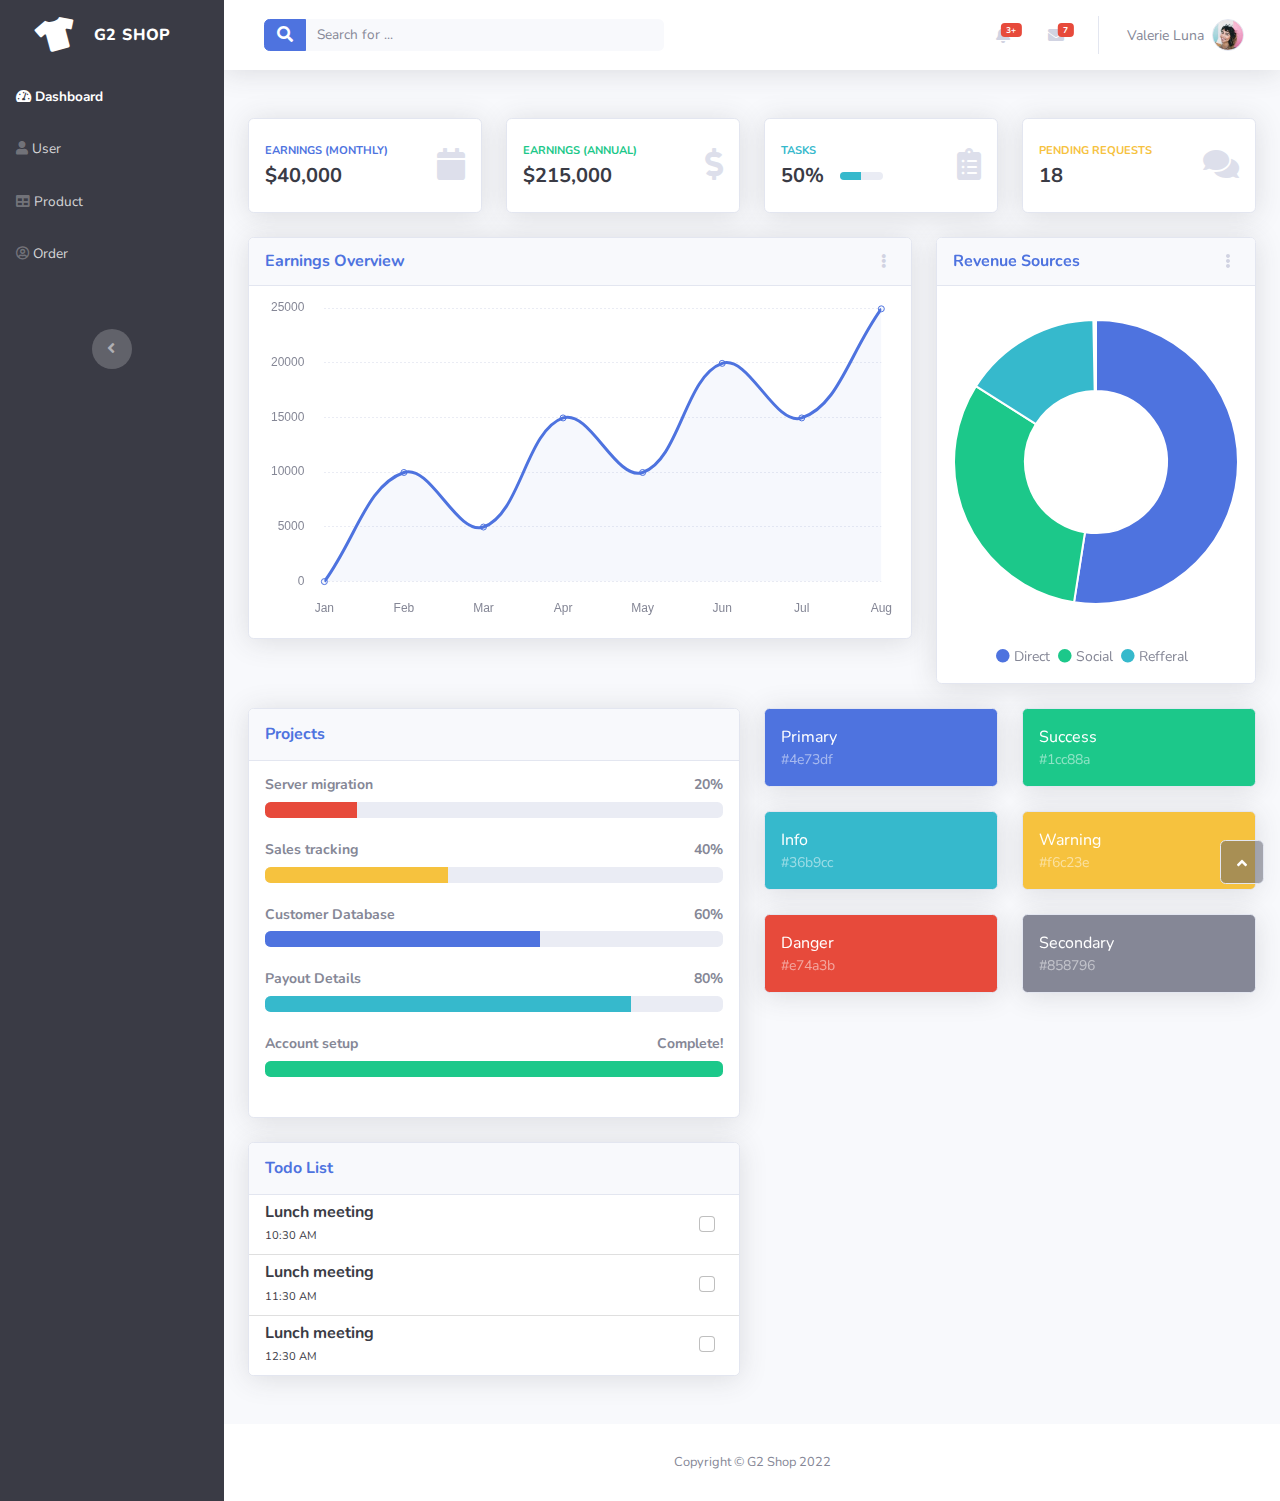
<file: Giàng a thành/index.html>
<!DOCTYPE html>
<html>

<head>
    <meta charset="utf-8">
    <meta name="viewport" content="width=device-width, initial-scale=1.0, shrink-to-fit=no">
    <title>Dashboard - G2 Shop</title>
    <link rel="stylesheet" href="assets/bootstrap/css/bootstrap.min.css">
    <link rel="stylesheet" href="https://fonts.googleapis.com/css?family=Nunito:200,200i,300,300i,400,400i,600,600i,700,700i,800,800i,900,900i">
    <link rel="stylesheet" href="assets/fonts/fontawesome-all.min.css">
    <link rel="stylesheet" href="assets/fonts/font-awesome.min.css">
    <link rel="stylesheet" href="assets/fonts/fontawesome5-overrides.min.css">
    <link rel="stylesheet" href="assets/css/Contact-Form-Clean.css">
    <link rel="stylesheet" href="assets/css/untitled.css">
</head>

<body id="page-top">
    <div id="wrapper">
        <nav class="navbar navbar-dark align-items-start sidebar sidebar-dark accordion bg-gradient-primary p-0" style="background: var(--bs-gray-900);">
            <div class="container-fluid d-flex flex-column p-0"><a class="navbar-brand d-flex justify-content-center align-items-center sidebar-brand m-0" href="#">
                    <div class="sidebar-brand-icon rotate-n-15"><i class="fas fa-tshirt"></i></div>
                    <div class="sidebar-brand-text mx-3"><span>G2 Shop</span></div>
                </a>
                <hr class="sidebar-divider my-0">
                <ul class="navbar-nav text-light" id="accordionSidebar">
                    <li class="nav-item"><a class="nav-link active" href="index.html"><i class="fas fa-tachometer-alt"></i><span>Dashboard</span></a></li>
                    <li class="nav-item"><a class="nav-link" href="profile.html"><i class="fas fa-user"></i><span>User</span></a></li>
                    <li class="nav-item"><a class="nav-link" href="table.html"><i class="fas fa-table"></i><span>Product</span></a></li>
                    <li class="nav-item"><a class="nav-link" href="blank-1.html"><i class="far fa-user-circle"></i><span>Order</span></a></li>
                    <li class="nav-item"><a class="nav-link" href="register.html"><span></span></a></li>
                </ul>
                <div class="text-center d-none d-md-inline"><button class="btn rounded-circle border-0" id="sidebarToggle" type="button"></button></div>
            </div>
        </nav>
        <div class="d-flex flex-column" id="content-wrapper">
            <div id="content">
                <nav class="navbar navbar-light navbar-expand bg-white shadow mb-4 topbar static-top">
                    <div class="container-fluid"><button class="btn btn-link d-md-none rounded-circle me-3" id="sidebarToggleTop-1" type="button"><i class="fas fa-bars"></i></button>
                        <form class="d-none d-sm-inline-block me-auto ms-md-3 my-2 my-md-0 mw-100 navbar-search">
                            <div class="input-group"><button class="btn btn-primary py-0" type="button"><i class="fas fa-search"></i></button><input class="bg-light form-control border-0 small" type="text" placeholder="Search for ..."></div>
                        </form>
                        <ul class="navbar-nav flex-nowrap ms-auto">
                            <li class="nav-item dropdown d-sm-none no-arrow"><a class="dropdown-toggle nav-link" aria-expanded="false" data-bs-toggle="dropdown" href="#"><i class="fas fa-search"></i></a>
                                <div class="dropdown-menu dropdown-menu-end p-3 animated--grow-in" aria-labelledby="searchDropdown">
                                    <form class="me-auto navbar-search w-100">
                                        <div class="input-group"><input class="bg-light form-control border-0 small" type="text" placeholder="Search for ...">
                                            <div class="input-group-append"><button class="btn btn-primary py-0" type="button"><i class="fas fa-search"></i></button></div>
                                        </div>
                                    </form>
                                </div>
                            </li>
                            <li class="nav-item dropdown no-arrow mx-1">
                                <div class="nav-item dropdown no-arrow"><a class="dropdown-toggle nav-link" aria-expanded="false" data-bs-toggle="dropdown" href="#"><span class="badge bg-danger badge-counter">3+</span><i class="fas fa-bell fa-fw"></i></a>
                                    <div class="dropdown-menu dropdown-menu-end dropdown-list animated--grow-in">
                                        <h6 class="dropdown-header">alerts center</h6><a class="dropdown-item d-flex align-items-center" href="#">
                                            <div class="me-3">
                                                <div class="bg-primary icon-circle"><i class="fas fa-file-alt text-white"></i></div>
                                            </div>
                                            <div><span class="small text-gray-500">December 12, 2019</span>
                                                <p>A new monthly report is ready to download!</p>
                                            </div>
                                        </a><a class="dropdown-item d-flex align-items-center" href="#">
                                            <div class="me-3">
                                                <div class="bg-success icon-circle"><i class="fas fa-donate text-white"></i></div>
                                            </div>
                                            <div><span class="small text-gray-500">December 7, 2019</span>
                                                <p>$290.29 has been deposited into your account!</p>
                                            </div>
                                        </a><a class="dropdown-item d-flex align-items-center" href="#">
                                            <div class="me-3">
                                                <div class="bg-warning icon-circle"><i class="fas fa-exclamation-triangle text-white"></i></div>
                                            </div>
                                            <div><span class="small text-gray-500">December 2, 2019</span>
                                                <p>Spending Alert: We've noticed unusually high spending for your account.</p>
                                            </div>
                                        </a><a class="dropdown-item text-center small text-gray-500" href="#">Show All Alerts</a>
                                    </div>
                                </div>
                            </li>
                            <li class="nav-item dropdown no-arrow mx-1">
                                <div class="nav-item dropdown no-arrow"><a class="dropdown-toggle nav-link" aria-expanded="false" data-bs-toggle="dropdown" href="#"><span class="badge bg-danger badge-counter">7</span><i class="fas fa-envelope fa-fw"></i></a>
                                    <div class="dropdown-menu dropdown-menu-end dropdown-list animated--grow-in">
                                        <h6 class="dropdown-header">alerts center</h6><a class="dropdown-item d-flex align-items-center" href="#">
                                            <div class="dropdown-list-image me-3"><img class="rounded-circle" src="assets/img/avatars/avatar4.jpeg">
                                                <div class="bg-success status-indicator"></div>
                                            </div>
                                            <div class="fw-bold">
                                                <div class="text-truncate"><span>Hi there! I am wondering if you can help me with a problem I've been having.</span></div>
                                                <p class="small text-gray-500 mb-0">Emily Fowler - 58m</p>
                                            </div>
                                        </a><a class="dropdown-item d-flex align-items-center" href="#">
                                            <div class="dropdown-list-image me-3"><img class="rounded-circle" src="assets/img/avatars/avatar2.jpeg">
                                                <div class="status-indicator"></div>
                                            </div>
                                            <div class="fw-bold">
                                                <div class="text-truncate"><span>I have the photos that you ordered last month!</span></div>
                                                <p class="small text-gray-500 mb-0">Jae Chun - 1d</p>
                                            </div>
                                        </a><a class="dropdown-item d-flex align-items-center" href="#">
                                            <div class="dropdown-list-image me-3"><img class="rounded-circle" src="assets/img/avatars/avatar3.jpeg">
                                                <div class="bg-warning status-indicator"></div>
                                            </div>
                                            <div class="fw-bold">
                                                <div class="text-truncate"><span>Last month's report looks great, I am very happy with the progress so far, keep up the good work!</span></div>
                                                <p class="small text-gray-500 mb-0">Morgan Alvarez - 2d</p>
                                            </div>
                                        </a><a class="dropdown-item d-flex align-items-center" href="#">
                                            <div class="dropdown-list-image me-3"><img class="rounded-circle" src="assets/img/avatars/avatar5.jpeg">
                                                <div class="bg-success status-indicator"></div>
                                            </div>
                                            <div class="fw-bold">
                                                <div class="text-truncate"><span>Am I a good boy? The reason I ask is because someone told me that people say this to all dogs, even if they aren't good...</span></div>
                                                <p class="small text-gray-500 mb-0">Chicken the Dog · 2w</p>
                                            </div>
                                        </a><a class="dropdown-item text-center small text-gray-500" href="#">Show All Alerts</a>
                                    </div>
                                </div>
                                <div class="shadow dropdown-list dropdown-menu dropdown-menu-end" aria-labelledby="alertsDropdown"></div>
                            </li>
                            <div class="d-none d-sm-block topbar-divider"></div>
                            <li class="nav-item dropdown no-arrow">
                                <div class="nav-item dropdown no-arrow"><a class="dropdown-toggle nav-link" aria-expanded="false" data-bs-toggle="dropdown" href="#"><span class="d-none d-lg-inline me-2 text-gray-600 small">Valerie Luna</span><img class="border rounded-circle img-profile" src="assets/img/avatars/avatar1.jpeg"></a>
                                    <div class="dropdown-menu shadow dropdown-menu-end animated--grow-in"><a class="dropdown-item" href="#"><i class="fas fa-user fa-sm fa-fw me-2 text-gray-400"></i>&nbsp;Profile</a><a class="dropdown-item" href="#"><i class="fas fa-cogs fa-sm fa-fw me-2 text-gray-400"></i>&nbsp;Settings</a><a class="dropdown-item" href="#"><i class="fas fa-list fa-sm fa-fw me-2 text-gray-400"></i>&nbsp;Activity log</a>
                                        <div class="dropdown-divider"></div><a class="dropdown-item" href="#"><i class="fas fa-sign-out-alt fa-sm fa-fw me-2 text-gray-400"></i>&nbsp;Logout</a>
                                    </div>
                                </div>
                            </li>
                        </ul>
                    </div>
                </nav>
                <div class="container-fluid">
                    <div class="d-sm-flex justify-content-between align-items-center mb-4">
                        <h1 class="text-center text-dark mb-0"></h1>
                    </div>
                    <div class="row">
                        <div class="col-md-6 col-xl-3 mb-4">
                            <div class="card shadow border-start-primary py-2">
                                <div class="card-body">
                                    <div class="row align-items-center no-gutters">
                                        <div class="col me-2">
                                            <div class="text-uppercase text-primary fw-bold text-xs mb-1"><span>Earnings (monthly)</span></div>
                                            <div class="text-dark fw-bold h5 mb-0"><span>$40,000</span></div>
                                        </div>
                                        <div class="col-auto"><i class="fas fa-calendar fa-2x text-gray-300"></i></div>
                                    </div>
                                </div>
                            </div>
                        </div>
                        <div class="col-md-6 col-xl-3 mb-4">
                            <div class="card shadow border-start-success py-2">
                                <div class="card-body">
                                    <div class="row align-items-center no-gutters">
                                        <div class="col me-2">
                                            <div class="text-uppercase text-success fw-bold text-xs mb-1"><span>Earnings (annual)</span></div>
                                            <div class="text-dark fw-bold h5 mb-0"><span>$215,000</span></div>
                                        </div>
                                        <div class="col-auto"><i class="fas fa-dollar-sign fa-2x text-gray-300"></i></div>
                                    </div>
                                </div>
                            </div>
                        </div>
                        <div class="col-md-6 col-xl-3 mb-4">
                            <div class="card shadow border-start-info py-2">
                                <div class="card-body">
                                    <div class="row align-items-center no-gutters">
                                        <div class="col me-2">
                                            <div class="text-uppercase text-info fw-bold text-xs mb-1"><span>Tasks</span></div>
                                            <div class="row g-0 align-items-center">
                                                <div class="col-auto">
                                                    <div class="text-dark fw-bold h5 mb-0 me-3"><span>50%</span></div>
                                                </div>
                                                <div class="col">
                                                    <div class="progress progress-sm">
                                                        <div class="progress-bar bg-info" aria-valuenow="50" aria-valuemin="0" aria-valuemax="100" style="width: 50%;"><span class="visually-hidden">50%</span></div>
                                                    </div>
                                                </div>
                                                <div class="col"></div>
                                            </div>
                                        </div>
                                        <div class="col-auto"><i class="fas fa-clipboard-list fa-2x text-gray-300"></i></div>
                                    </div>
                                </div>
                            </div>
                        </div>
                        <div class="col-md-6 col-xl-3 mb-4">
                            <div class="card shadow border-start-warning py-2">
                                <div class="card-body">
                                    <div class="row align-items-center no-gutters">
                                        <div class="col me-2">
                                            <div class="text-uppercase text-warning fw-bold text-xs mb-1"><span>Pending Requests</span></div>
                                            <div class="text-dark fw-bold h5 mb-0"><span>18</span></div>
                                        </div>
                                        <div class="col-auto"><i class="fas fa-comments fa-2x text-gray-300"></i></div>
                                    </div>
                                </div>
                            </div>
                        </div>
                    </div>
                    <div class="row">
                        <div class="col-lg-7 col-xl-8">
                            <div class="card shadow mb-4">
                                <div class="card-header d-flex justify-content-between align-items-center">
                                    <h6 class="text-primary fw-bold m-0">Earnings Overview</h6>
                                    <div class="dropdown no-arrow"><button class="btn btn-link btn-sm dropdown-toggle" aria-expanded="false" data-bs-toggle="dropdown" type="button"><i class="fas fa-ellipsis-v text-gray-400"></i></button>
                                        <div class="dropdown-menu shadow dropdown-menu-end animated--fade-in">
                                            <p class="text-center dropdown-header">dropdown header:</p><a class="dropdown-item" href="#">&nbsp;Action</a><a class="dropdown-item" href="#">&nbsp;Another action</a>
                                            <div class="dropdown-divider"></div><a class="dropdown-item" href="#">&nbsp;Something else here</a>
                                        </div>
                                    </div>
                                </div>
                                <div class="card-body">
                                    <div class="chart-area"><canvas data-bss-chart="{&quot;type&quot;:&quot;line&quot;,&quot;data&quot;:{&quot;labels&quot;:[&quot;Jan&quot;,&quot;Feb&quot;,&quot;Mar&quot;,&quot;Apr&quot;,&quot;May&quot;,&quot;Jun&quot;,&quot;Jul&quot;,&quot;Aug&quot;],&quot;datasets&quot;:[{&quot;label&quot;:&quot;Earnings&quot;,&quot;fill&quot;:true,&quot;data&quot;:[&quot;0&quot;,&quot;10000&quot;,&quot;5000&quot;,&quot;15000&quot;,&quot;10000&quot;,&quot;20000&quot;,&quot;15000&quot;,&quot;25000&quot;],&quot;backgroundColor&quot;:&quot;rgba(78, 115, 223, 0.05)&quot;,&quot;borderColor&quot;:&quot;rgba(78, 115, 223, 1)&quot;}]},&quot;options&quot;:{&quot;maintainAspectRatio&quot;:false,&quot;legend&quot;:{&quot;display&quot;:false,&quot;labels&quot;:{&quot;fontStyle&quot;:&quot;normal&quot;}},&quot;title&quot;:{&quot;fontStyle&quot;:&quot;normal&quot;},&quot;scales&quot;:{&quot;xAxes&quot;:[{&quot;gridLines&quot;:{&quot;color&quot;:&quot;rgb(234, 236, 244)&quot;,&quot;zeroLineColor&quot;:&quot;rgb(234, 236, 244)&quot;,&quot;drawBorder&quot;:false,&quot;drawTicks&quot;:false,&quot;borderDash&quot;:[&quot;2&quot;],&quot;zeroLineBorderDash&quot;:[&quot;2&quot;],&quot;drawOnChartArea&quot;:false},&quot;ticks&quot;:{&quot;fontColor&quot;:&quot;#858796&quot;,&quot;fontStyle&quot;:&quot;normal&quot;,&quot;padding&quot;:20}}],&quot;yAxes&quot;:[{&quot;gridLines&quot;:{&quot;color&quot;:&quot;rgb(234, 236, 244)&quot;,&quot;zeroLineColor&quot;:&quot;rgb(234, 236, 244)&quot;,&quot;drawBorder&quot;:false,&quot;drawTicks&quot;:false,&quot;borderDash&quot;:[&quot;2&quot;],&quot;zeroLineBorderDash&quot;:[&quot;2&quot;]},&quot;ticks&quot;:{&quot;fontColor&quot;:&quot;#858796&quot;,&quot;fontStyle&quot;:&quot;normal&quot;,&quot;padding&quot;:20}}]}}}"></canvas></div>
                                </div>
                            </div>
                        </div>
                        <div class="col-lg-5 col-xl-4">
                            <div class="card shadow mb-4">
                                <div class="card-header d-flex justify-content-between align-items-center">
                                    <h6 class="text-primary fw-bold m-0">Revenue Sources</h6>
                                    <div class="dropdown no-arrow"><button class="btn btn-link btn-sm dropdown-toggle" aria-expanded="false" data-bs-toggle="dropdown" type="button"><i class="fas fa-ellipsis-v text-gray-400"></i></button>
                                        <div class="dropdown-menu shadow dropdown-menu-end animated--fade-in">
                                            <p class="text-center dropdown-header">dropdown header:</p><a class="dropdown-item" href="#">&nbsp;Action</a><a class="dropdown-item" href="#">&nbsp;Another action</a>
                                            <div class="dropdown-divider"></div><a class="dropdown-item" href="#">&nbsp;Something else here</a>
                                        </div>
                                    </div>
                                </div>
                                <div class="card-body">
                                    <div class="chart-area"><canvas data-bss-chart="{&quot;type&quot;:&quot;doughnut&quot;,&quot;data&quot;:{&quot;labels&quot;:[&quot;Direct&quot;,&quot;Social&quot;,&quot;Referral&quot;],&quot;datasets&quot;:[{&quot;label&quot;:&quot;&quot;,&quot;backgroundColor&quot;:[&quot;#4e73df&quot;,&quot;#1cc88a&quot;,&quot;#36b9cc&quot;],&quot;borderColor&quot;:[&quot;#ffffff&quot;,&quot;#ffffff&quot;,&quot;#ffffff&quot;],&quot;data&quot;:[&quot;50&quot;,&quot;30&quot;,&quot;15&quot;]}]},&quot;options&quot;:{&quot;maintainAspectRatio&quot;:false,&quot;legend&quot;:{&quot;display&quot;:false,&quot;labels&quot;:{&quot;fontStyle&quot;:&quot;normal&quot;}},&quot;title&quot;:{&quot;fontStyle&quot;:&quot;normal&quot;}}}"></canvas></div>
                                    <div class="text-center small mt-4"><span class="me-2"><i class="fas fa-circle text-primary"></i>&nbsp;Direct</span><span class="me-2"><i class="fas fa-circle text-success"></i>&nbsp;Social</span><span class="me-2"><i class="fas fa-circle text-info"></i>&nbsp;Refferal</span></div>
                                </div>
                            </div>
                        </div>
                    </div>
                    <div class="row">
                        <div class="col-lg-6 mb-4">
                            <div class="card shadow mb-4">
                                <div class="card-header py-3">
                                    <h6 class="text-primary fw-bold m-0">Projects</h6>
                                </div>
                                <div class="card-body">
                                    <h4 class="small fw-bold">Server migration<span class="float-end">20%</span></h4>
                                    <div class="progress mb-4">
                                        <div class="progress-bar bg-danger" aria-valuenow="20" aria-valuemin="0" aria-valuemax="100" style="width: 20%;"><span class="visually-hidden">20%</span></div>
                                    </div>
                                    <h4 class="small fw-bold">Sales tracking<span class="float-end">40%</span></h4>
                                    <div class="progress mb-4">
                                        <div class="progress-bar bg-warning" aria-valuenow="40" aria-valuemin="0" aria-valuemax="100" style="width: 40%;"><span class="visually-hidden">40%</span></div>
                                    </div>
                                    <h4 class="small fw-bold">Customer Database<span class="float-end">60%</span></h4>
                                    <div class="progress mb-4">
                                        <div class="progress-bar bg-primary" aria-valuenow="60" aria-valuemin="0" aria-valuemax="100" style="width: 60%;"><span class="visually-hidden">60%</span></div>
                                    </div>
                                    <h4 class="small fw-bold">Payout Details<span class="float-end">80%</span></h4>
                                    <div class="progress mb-4">
                                        <div class="progress-bar bg-info" aria-valuenow="80" aria-valuemin="0" aria-valuemax="100" style="width: 80%;"><span class="visually-hidden">80%</span></div>
                                    </div>
                                    <h4 class="small fw-bold">Account setup<span class="float-end">Complete!</span></h4>
                                    <div class="progress mb-4">
                                        <div class="progress-bar bg-success" aria-valuenow="100" aria-valuemin="0" aria-valuemax="100" style="width: 100%;"><span class="visually-hidden">100%</span></div>
                                    </div>
                                </div>
                            </div>
                            <div class="card shadow mb-4">
                                <div class="card-header py-3">
                                    <h6 class="text-primary fw-bold m-0">Todo List</h6>
                                </div>
                                <ul class="list-group list-group-flush">
                                    <li class="list-group-item">
                                        <div class="row align-items-center no-gutters">
                                            <div class="col me-2">
                                                <h6 class="mb-0"><strong>Lunch meeting</strong></h6><span class="text-xs">10:30 AM</span>
                                            </div>
                                            <div class="col-auto">
                                                <div class="form-check"><input class="form-check-input" type="checkbox" id="formCheck-1"><label class="form-check-label" for="formCheck-1"></label></div>
                                            </div>
                                        </div>
                                    </li>
                                    <li class="list-group-item">
                                        <div class="row align-items-center no-gutters">
                                            <div class="col me-2">
                                                <h6 class="mb-0"><strong>Lunch meeting</strong></h6><span class="text-xs">11:30 AM</span>
                                            </div>
                                            <div class="col-auto">
                                                <div class="form-check"><input class="form-check-input" type="checkbox" id="formCheck-2"><label class="form-check-label" for="formCheck-2"></label></div>
                                            </div>
                                        </div>
                                    </li>
                                    <li class="list-group-item">
                                        <div class="row align-items-center no-gutters">
                                            <div class="col me-2">
                                                <h6 class="mb-0"><strong>Lunch meeting</strong></h6><span class="text-xs">12:30 AM</span>
                                            </div>
                                            <div class="col-auto">
                                                <div class="form-check"><input class="form-check-input" type="checkbox" id="formCheck-3"><label class="form-check-label" for="formCheck-3"></label></div>
                                            </div>
                                        </div>
                                    </li>
                                </ul>
                            </div>
                        </div>
                        <div class="col">
                            <div class="row">
                                <div class="col-lg-6 mb-4">
                                    <div class="card textwhite bg-primary text-white shadow">
                                        <div class="card-body">
                                            <p class="m-0">Primary</p>
                                            <p class="text-white-50 small m-0">#4e73df</p>
                                        </div>
                                    </div>
                                </div>
                                <div class="col-lg-6 mb-4">
                                    <div class="card textwhite bg-success text-white shadow">
                                        <div class="card-body">
                                            <p class="m-0">Success</p>
                                            <p class="text-white-50 small m-0">#1cc88a</p>
                                        </div>
                                    </div>
                                </div>
                                <div class="col-lg-6 mb-4">
                                    <div class="card textwhite bg-info text-white shadow">
                                        <div class="card-body">
                                            <p class="m-0">Info</p>
                                            <p class="text-white-50 small m-0">#36b9cc</p>
                                        </div>
                                    </div>
                                </div>
                                <div class="col-lg-6 mb-4">
                                    <div class="card textwhite bg-warning text-white shadow">
                                        <div class="card-body">
                                            <p class="m-0">Warning</p>
                                            <p class="text-white-50 small m-0">#f6c23e</p>
                                        </div>
                                    </div>
                                </div>
                                <div class="col-lg-6 mb-4">
                                    <div class="card textwhite bg-danger text-white shadow">
                                        <div class="card-body">
                                            <p class="m-0">Danger</p>
                                            <p class="text-white-50 small m-0">#e74a3b</p>
                                        </div>
                                    </div>
                                </div>
                                <div class="col-lg-6 mb-4">
                                    <div class="card textwhite bg-secondary text-white shadow">
                                        <div class="card-body">
                                            <p class="m-0">Secondary</p>
                                            <p class="text-white-50 small m-0">#858796</p>
                                        </div>
                                    </div>
                                </div>
                            </div>
                        </div>
                    </div>
                </div>
            </div>
            <footer class="bg-white sticky-footer">
                <div class="container my-auto">
                    <div class="text-center my-auto copyright"><span>Copyright © G2 Shop 2022</span></div>
                </div>
            </footer>
        </div><a class="border rounded d-inline scroll-to-top" href="#page-top"><i class="fas fa-angle-up"></i></a>
    </div>
    <script src="assets/bootstrap/js/bootstrap.min.js"></script>
    <script src="assets/js/chart.min.js"></script>
    <script src="assets/js/bs-init.js"></script>
    <script src="assets/js/theme.js"></script>
</body>

</html>
</file>
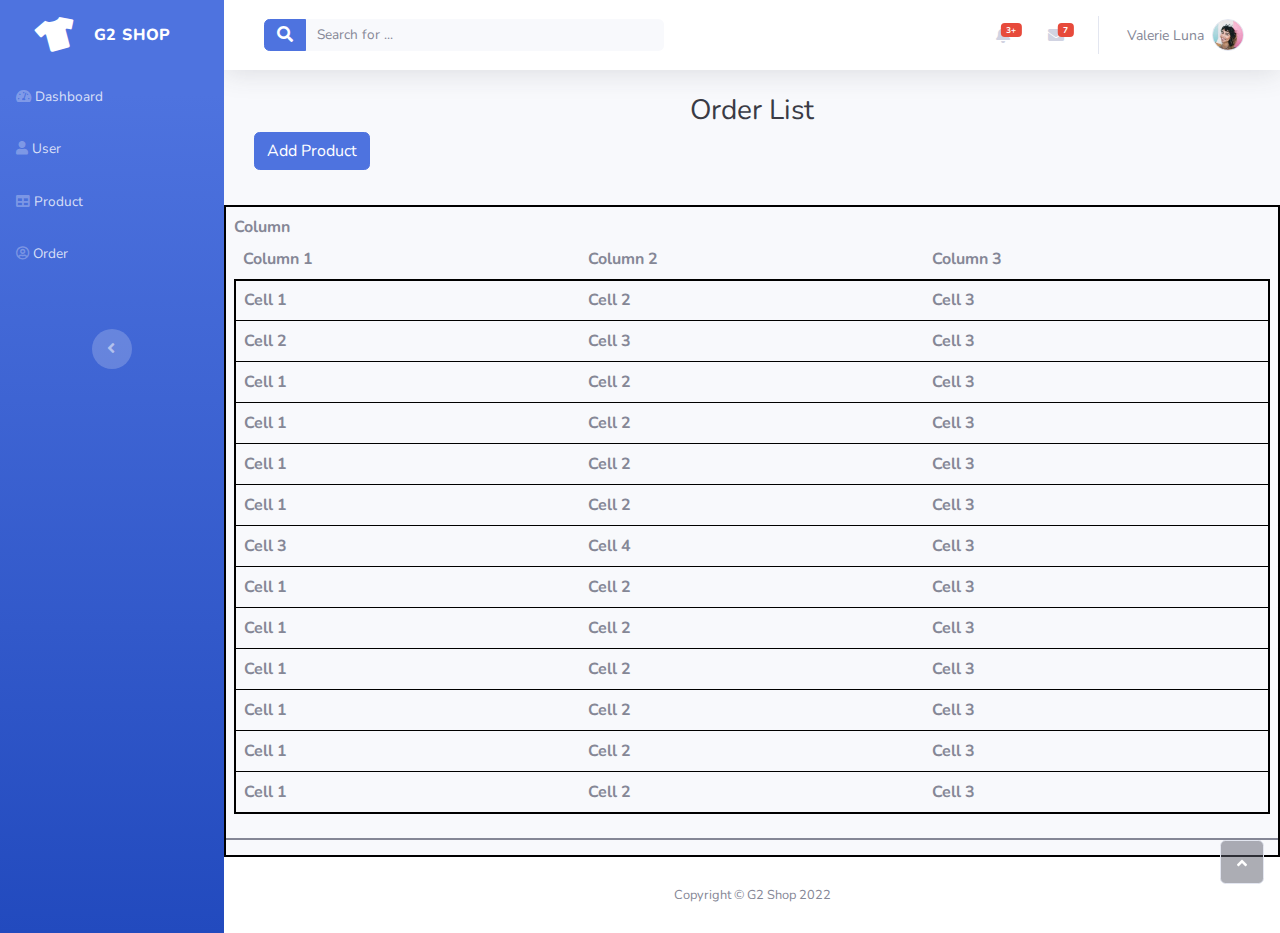
<file: Giàng a thành/blank-1.html>
<!DOCTYPE html>
<html>

<head>
    <meta charset="utf-8">
    <meta name="viewport" content="width=device-width, initial-scale=1.0, shrink-to-fit=no">
    <title>Blank Page - G2 Shop</title>
    <link rel="stylesheet" href="assets/bootstrap/css/bootstrap.min.css">
    <link rel="stylesheet" href="https://fonts.googleapis.com/css?family=Nunito:200,200i,300,300i,400,400i,600,600i,700,700i,800,800i,900,900i">
    <link rel="stylesheet" href="assets/fonts/fontawesome-all.min.css">
    <link rel="stylesheet" href="assets/fonts/font-awesome.min.css">
    <link rel="stylesheet" href="assets/fonts/fontawesome5-overrides.min.css">
    <link rel="stylesheet" href="assets/css/Contact-Form-Clean.css">
    <link rel="stylesheet" href="assets/css/untitled.css">
</head>

<body id="page-top">
    <div id="wrapper">
        <nav class="navbar navbar-dark align-items-start sidebar sidebar-dark accordion bg-gradient-primary p-0">
            <div class="container-fluid d-flex flex-column p-0"><a class="navbar-brand d-flex justify-content-center align-items-center sidebar-brand m-0" href="#">
                    <div class="sidebar-brand-icon rotate-n-15"><i class="fas fa-tshirt"></i></div>
                    <div class="sidebar-brand-text mx-3"><span>G2 Shop</span></div>
                </a>
                <hr class="sidebar-divider my-0">
                <ul class="navbar-nav text-light" id="accordionSidebar">
                    <li class="nav-item"><a class="nav-link" href="index.html"><i class="fas fa-tachometer-alt"></i><span>Dashboard</span></a></li>
                    <li class="nav-item"><a class="nav-link" href="profile.html"><i class="fas fa-user"></i><span>User</span></a></li>
                    <li class="nav-item"><a class="nav-link" href="table.html"><i class="fas fa-table"></i><span>Product</span></a></li>
                    <li class="nav-item"><a class="nav-link" href="blank.html"><i class="far fa-user-circle"></i><span>Order</span></a></li>
                    <li class="nav-item"><a class="nav-link" href="register.html"><span></span></a></li>
                </ul>
                <div class="text-center d-none d-md-inline"><button class="btn rounded-circle border-0" id="sidebarToggle" type="button"></button></div>
            </div>
        </nav>
        <div class="d-flex flex-column" id="content-wrapper">
            <div id="content">
                <nav class="navbar navbar-light navbar-expand bg-white shadow mb-4 topbar static-top">
                    <div class="container-fluid"><button class="btn btn-link d-md-none rounded-circle me-3" id="sidebarToggleTop-1" type="button"><i class="fas fa-bars"></i></button>
                        <form class="d-none d-sm-inline-block me-auto ms-md-3 my-2 my-md-0 mw-100 navbar-search">
                            <div class="input-group"><button class="btn btn-primary py-0" type="button"><i class="fas fa-search"></i></button><input class="bg-light form-control border-0 small" type="text" placeholder="Search for ..."></div>
                        </form>
                        <ul class="navbar-nav flex-nowrap ms-auto">
                            <li class="nav-item dropdown d-sm-none no-arrow"><a class="dropdown-toggle nav-link" aria-expanded="false" data-bs-toggle="dropdown" href="#"><i class="fas fa-search"></i></a>
                                <div class="dropdown-menu dropdown-menu-end p-3 animated--grow-in" aria-labelledby="searchDropdown">
                                    <form class="me-auto navbar-search w-100">
                                        <div class="input-group"><input class="bg-light form-control border-0 small" type="text" placeholder="Search for ...">
                                            <div class="input-group-append"><button class="btn btn-primary py-0" type="button"><i class="fas fa-search"></i></button></div>
                                        </div>
                                    </form>
                                </div>
                            </li>
                            <li class="nav-item dropdown no-arrow mx-1">
                                <div class="nav-item dropdown no-arrow"><a class="dropdown-toggle nav-link" aria-expanded="false" data-bs-toggle="dropdown" href="#"><span class="badge bg-danger badge-counter">3+</span><i class="fas fa-bell fa-fw"></i></a>
                                    <div class="dropdown-menu dropdown-menu-end dropdown-list animated--grow-in">
                                        <h6 class="dropdown-header">alerts center</h6><a class="dropdown-item d-flex align-items-center" href="#">
                                            <div class="me-3">
                                                <div class="bg-primary icon-circle"><i class="fas fa-file-alt text-white"></i></div>
                                            </div>
                                            <div><span class="small text-gray-500">December 12, 2019</span>
                                                <p>A new monthly report is ready to download!</p>
                                            </div>
                                        </a><a class="dropdown-item d-flex align-items-center" href="#">
                                            <div class="me-3">
                                                <div class="bg-success icon-circle"><i class="fas fa-donate text-white"></i></div>
                                            </div>
                                            <div><span class="small text-gray-500">December 7, 2019</span>
                                                <p>$290.29 has been deposited into your account!</p>
                                            </div>
                                        </a><a class="dropdown-item d-flex align-items-center" href="#">
                                            <div class="me-3">
                                                <div class="bg-warning icon-circle"><i class="fas fa-exclamation-triangle text-white"></i></div>
                                            </div>
                                            <div><span class="small text-gray-500">December 2, 2019</span>
                                                <p>Spending Alert: We've noticed unusually high spending for your account.</p>
                                            </div>
                                        </a><a class="dropdown-item text-center small text-gray-500" href="#">Show All Alerts</a>
                                    </div>
                                </div>
                            </li>
                            <li class="nav-item dropdown no-arrow mx-1">
                                <div class="nav-item dropdown no-arrow"><a class="dropdown-toggle nav-link" aria-expanded="false" data-bs-toggle="dropdown" href="#"><span class="badge bg-danger badge-counter">7</span><i class="fas fa-envelope fa-fw"></i></a>
                                    <div class="dropdown-menu dropdown-menu-end dropdown-list animated--grow-in">
                                        <h6 class="dropdown-header">alerts center</h6><a class="dropdown-item d-flex align-items-center" href="#">
                                            <div class="dropdown-list-image me-3"><img class="rounded-circle" src="assets/img/avatars/avatar4.jpeg">
                                                <div class="bg-success status-indicator"></div>
                                            </div>
                                            <div class="fw-bold">
                                                <div class="text-truncate"><span>Hi there! I am wondering if you can help me with a problem I've been having.</span></div>
                                                <p class="small text-gray-500 mb-0">Emily Fowler - 58m</p>
                                            </div>
                                        </a><a class="dropdown-item d-flex align-items-center" href="#">
                                            <div class="dropdown-list-image me-3"><img class="rounded-circle" src="assets/img/avatars/avatar2.jpeg">
                                                <div class="status-indicator"></div>
                                            </div>
                                            <div class="fw-bold">
                                                <div class="text-truncate"><span>I have the photos that you ordered last month!</span></div>
                                                <p class="small text-gray-500 mb-0">Jae Chun - 1d</p>
                                            </div>
                                        </a><a class="dropdown-item d-flex align-items-center" href="#">
                                            <div class="dropdown-list-image me-3"><img class="rounded-circle" src="assets/img/avatars/avatar3.jpeg">
                                                <div class="bg-warning status-indicator"></div>
                                            </div>
                                            <div class="fw-bold">
                                                <div class="text-truncate"><span>Last month's report looks great, I am very happy with the progress so far, keep up the good work!</span></div>
                                                <p class="small text-gray-500 mb-0">Morgan Alvarez - 2d</p>
                                            </div>
                                        </a><a class="dropdown-item d-flex align-items-center" href="#">
                                            <div class="dropdown-list-image me-3"><img class="rounded-circle" src="assets/img/avatars/avatar5.jpeg">
                                                <div class="bg-success status-indicator"></div>
                                            </div>
                                            <div class="fw-bold">
                                                <div class="text-truncate"><span>Am I a good boy? The reason I ask is because someone told me that people say this to all dogs, even if they aren't good...</span></div>
                                                <p class="small text-gray-500 mb-0">Chicken the Dog · 2w</p>
                                            </div>
                                        </a><a class="dropdown-item text-center small text-gray-500" href="#">Show All Alerts</a>
                                    </div>
                                </div>
                                <div class="shadow dropdown-list dropdown-menu dropdown-menu-end" aria-labelledby="alertsDropdown"></div>
                            </li>
                            <div class="d-none d-sm-block topbar-divider"></div>
                            <li class="nav-item dropdown no-arrow">
                                <div class="nav-item dropdown no-arrow"><a class="dropdown-toggle nav-link" aria-expanded="false" data-bs-toggle="dropdown" href="#"><span class="d-none d-lg-inline me-2 text-gray-600 small">Valerie Luna</span><img class="border rounded-circle img-profile" src="assets/img/avatars/avatar1.jpeg"></a>
                                    <div class="dropdown-menu shadow dropdown-menu-end animated--grow-in"><a class="dropdown-item" href="#"><i class="fas fa-user fa-sm fa-fw me-2 text-gray-400"></i>&nbsp;Profile</a><a class="dropdown-item" href="#"><i class="fas fa-cogs fa-sm fa-fw me-2 text-gray-400"></i>&nbsp;Settings</a><a class="dropdown-item" href="#"><i class="fas fa-list fa-sm fa-fw me-2 text-gray-400"></i>&nbsp;Activity log</a>
                                        <div class="dropdown-divider"></div><a class="dropdown-item" href="#"><i class="fas fa-sign-out-alt fa-sm fa-fw me-2 text-gray-400"></i>&nbsp;Logout</a>
                                    </div>
                                </div>
                            </li>
                        </ul>
                    </div>
                </nav>
                <div class="container-fluid">
                    <h3 class="text-dark mb-1" style="margin-bottom: 100px;">Order List</h3>
                </div><button class="btn btn-primary" type="button" style="margin-left: 30px;">Add Product</button>
                <div class="table-responsive" style="border: solid 2px black;margin-top: 35px;">
                    <table class="table">
                        <thead>
                            <tr>
                                <th style="margin-top: -120px;">Column<div class="table-responsive">
                                        <table class="table">
                                            <thead>
                                                <tr>
                                                    <th>Column 1</th>
                                                    <th>Column 2</th>
                                                    <th>Column 3</th>
                                                </tr>
                                            </thead>
                                            <tbody style="border: solid 2px black;">
                                                <tr></tr>
                                                <tr>
                                                    <th>Cell 1</th>
                                                    <th>Cell 2</th>
                                                    <th>Cell 3</th>
                                                </tr>
                                                <tr>
                                                    <th>Cell 2</th>
                                                    <th>Cell 3</th>
                                                    <th>Cell 3</th>
                                                </tr>
                                                <tr>
                                                    <th>Cell 1</th>
                                                    <th>Cell 2</th>
                                                    <th>Cell 3</th>
                                                </tr>
                                                <tr>
                                                    <th>Cell 1</th>
                                                    <th>Cell 2</th>
                                                    <th>Cell 3</th>
                                                </tr>
                                                <tr>
                                                    <th>Cell 1</th>
                                                    <th>Cell 2</th>
                                                    <th>Cell 3</th>
                                                </tr>
                                                <tr>
                                                    <th>Cell 1</th>
                                                    <th>Cell 2</th>
                                                    <th>Cell 3</th>
                                                </tr>
                                                <tr>
                                                    <th>Cell 3</th>
                                                    <th>Cell 4</th>
                                                    <th>Cell 3</th>
                                                </tr>
                                                <tr>
                                                    <th>Cell 1</th>
                                                    <th>Cell 2</th>
                                                    <th>Cell 3</th>
                                                </tr>
                                                <tr>
                                                    <th>Cell 1</th>
                                                    <th>Cell 2</th>
                                                    <th>Cell 3</th>
                                                </tr>
                                                <tr>
                                                    <th>Cell 1</th>
                                                    <th>Cell 2</th>
                                                    <th>Cell 3</th>
                                                </tr>
                                                <tr>
                                                    <th>Cell 1</th>
                                                    <th>Cell 2</th>
                                                    <th>Cell 3</th>
                                                </tr>
                                                <tr>
                                                    <th>Cell 1</th>
                                                    <th>Cell 2</th>
                                                    <th>Cell 3</th>
                                                </tr>
                                                <tr>
                                                    <th>Cell 1</th>
                                                    <th>Cell 2</th>
                                                    <th>Cell 3</th>
                                                </tr>
                                            </tbody>
                                        </table>
                                    </div>
                                </th>
                            </tr>
                        </thead>
                        <tbody>
                            <tr></tr>
                            <tr></tr>
                        </tbody>
                    </table>
                </div>
            </div>
            <footer class="bg-white sticky-footer">
                <div class="container my-auto">
                    <div class="text-center my-auto copyright"><span>Copyright © G2 Shop 2022</span></div>
                </div>
            </footer>
        </div><a class="border rounded d-inline scroll-to-top" href="#page-top"><i class="fas fa-angle-up"></i></a>
    </div>
    <script src="assets/bootstrap/js/bootstrap.min.js"></script>
    <script src="assets/js/bs-init.js"></script>
    <script src="assets/js/theme.js"></script>
</body>

</html>
</file>
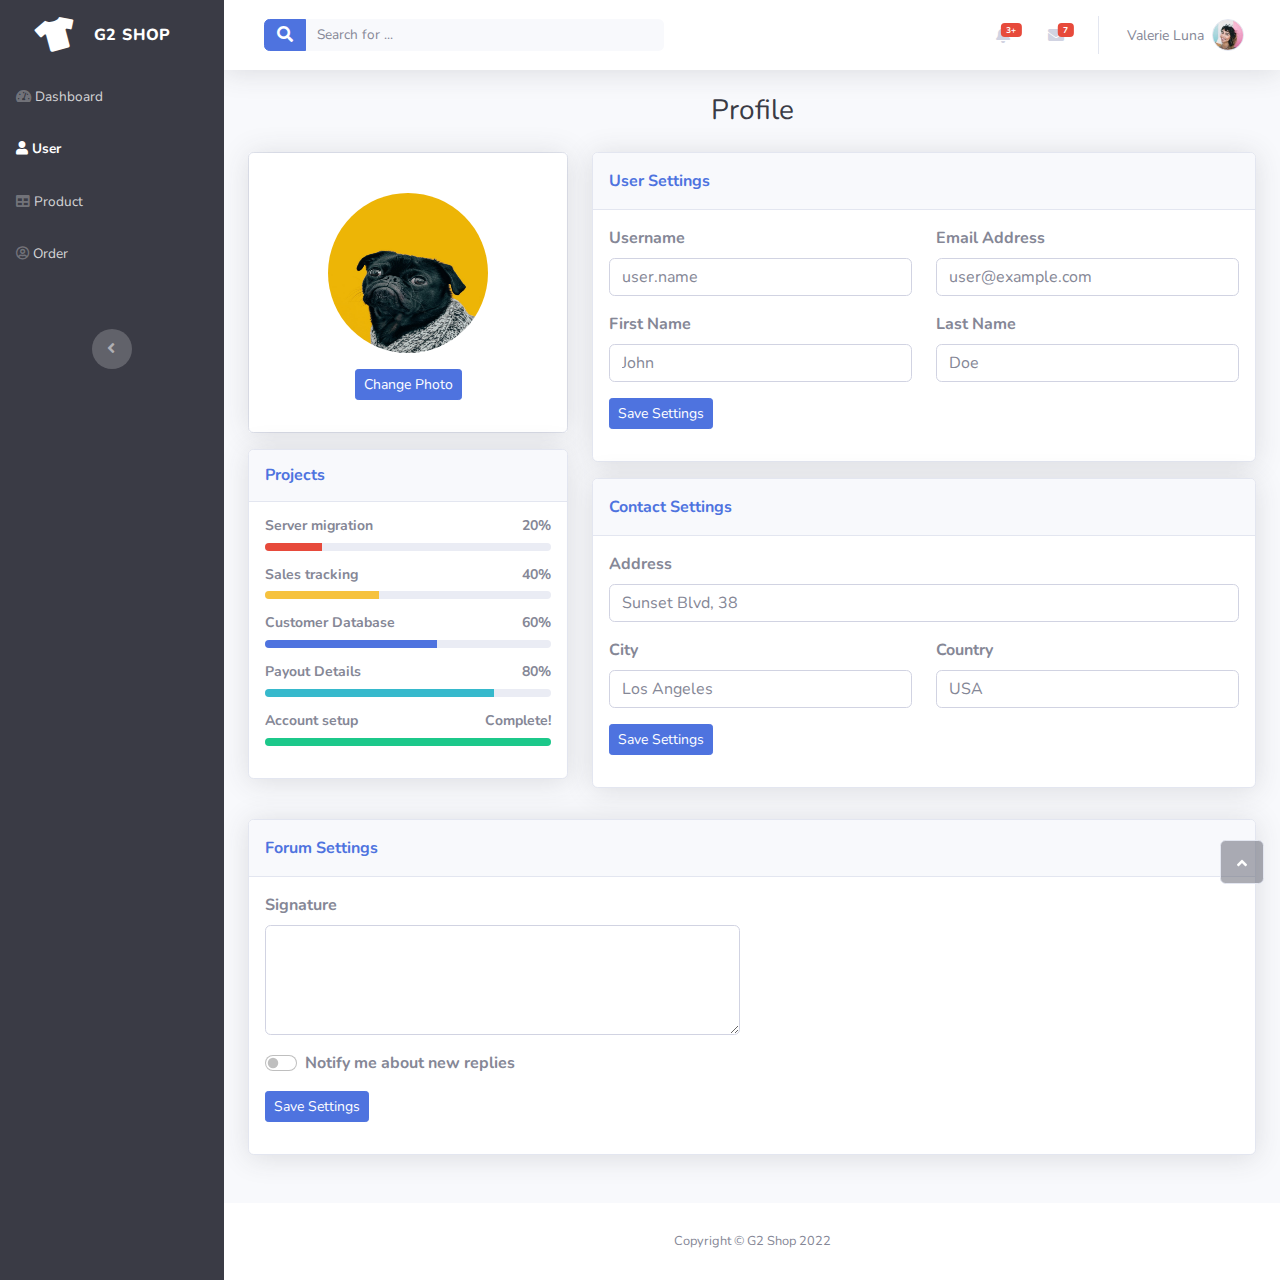
<file: Giàng a thành/profile.html>
<!DOCTYPE html>
<html>

<head>
    <meta charset="utf-8">
    <meta name="viewport" content="width=device-width, initial-scale=1.0, shrink-to-fit=no">
    <title>Profile - G2 Shop</title>
    <link rel="stylesheet" href="assets/bootstrap/css/bootstrap.min.css">
    <link rel="stylesheet" href="https://fonts.googleapis.com/css?family=Nunito:200,200i,300,300i,400,400i,600,600i,700,700i,800,800i,900,900i">
    <link rel="stylesheet" href="assets/fonts/fontawesome-all.min.css">
    <link rel="stylesheet" href="assets/fonts/font-awesome.min.css">
    <link rel="stylesheet" href="assets/fonts/fontawesome5-overrides.min.css">
    <link rel="stylesheet" href="assets/css/Contact-Form-Clean.css">
    <link rel="stylesheet" href="assets/css/untitled.css">
</head>

<body id="page-top">
    <div id="wrapper">
        <nav class="navbar navbar-dark align-items-start sidebar sidebar-dark accordion bg-gradient-primary p-0" style="background: var(--bs-gray-900);">
            <div class="container-fluid d-flex flex-column p-0"><a class="navbar-brand d-flex justify-content-center align-items-center sidebar-brand m-0" href="#">
                    <div class="sidebar-brand-icon rotate-n-15"><i class="fas fa-tshirt"></i></div>
                    <div class="sidebar-brand-text mx-3"><span>G2 Shop</span></div>
                </a>
                <hr class="sidebar-divider my-0">
                <ul class="navbar-nav text-light" id="accordionSidebar">
                    <li class="nav-item"><a class="nav-link" href="index.html"><i class="fas fa-tachometer-alt"></i><span>Dashboard</span></a></li>
                    <li class="nav-item"><a class="nav-link active" href="profile.html"><i class="fas fa-user"></i><span>User</span></a></li>
                    <li class="nav-item"><a class="nav-link" href="table.html"><i class="fas fa-table"></i><span>Product</span></a></li>
                    <li class="nav-item"><a class="nav-link" href="blank-1.html"><i class="far fa-user-circle"></i><span>Order</span></a></li>
                    <li class="nav-item"><a class="nav-link" href="register.html"><span></span></a></li>
                </ul>
                <div class="text-center d-none d-md-inline"><button class="btn rounded-circle border-0" id="sidebarToggle" type="button"></button></div>
            </div>
        </nav>
        <div class="d-flex flex-column" id="content-wrapper">
            <div id="content">
                <nav class="navbar navbar-light navbar-expand bg-white shadow mb-4 topbar static-top">
                    <div class="container-fluid"><button class="btn btn-link d-md-none rounded-circle me-3" id="sidebarToggleTop-1" type="button"><i class="fas fa-bars"></i></button>
                        <form class="d-none d-sm-inline-block me-auto ms-md-3 my-2 my-md-0 mw-100 navbar-search">
                            <div class="input-group"><button class="btn btn-primary py-0" type="button"><i class="fas fa-search"></i></button><input class="bg-light form-control border-0 small" type="text" placeholder="Search for ..."></div>
                        </form>
                        <ul class="navbar-nav flex-nowrap ms-auto">
                            <li class="nav-item dropdown d-sm-none no-arrow"><a class="dropdown-toggle nav-link" aria-expanded="false" data-bs-toggle="dropdown" href="#"><i class="fas fa-search"></i></a>
                                <div class="dropdown-menu dropdown-menu-end p-3 animated--grow-in" aria-labelledby="searchDropdown">
                                    <form class="me-auto navbar-search w-100">
                                        <div class="input-group"><input class="bg-light form-control border-0 small" type="text" placeholder="Search for ...">
                                            <div class="input-group-append"><button class="btn btn-primary py-0" type="button"><i class="fas fa-search"></i></button></div>
                                        </div>
                                    </form>
                                </div>
                            </li>
                            <li class="nav-item dropdown no-arrow mx-1">
                                <div class="nav-item dropdown no-arrow"><a class="dropdown-toggle nav-link" aria-expanded="false" data-bs-toggle="dropdown" href="#"><span class="badge bg-danger badge-counter">3+</span><i class="fas fa-bell fa-fw"></i></a>
                                    <div class="dropdown-menu dropdown-menu-end dropdown-list animated--grow-in">
                                        <h6 class="dropdown-header">alerts center</h6><a class="dropdown-item d-flex align-items-center" href="#">
                                            <div class="me-3">
                                                <div class="bg-primary icon-circle"><i class="fas fa-file-alt text-white"></i></div>
                                            </div>
                                            <div><span class="small text-gray-500">December 12, 2019</span>
                                                <p>A new monthly report is ready to download!</p>
                                            </div>
                                        </a><a class="dropdown-item d-flex align-items-center" href="#">
                                            <div class="me-3">
                                                <div class="bg-success icon-circle"><i class="fas fa-donate text-white"></i></div>
                                            </div>
                                            <div><span class="small text-gray-500">December 7, 2019</span>
                                                <p>$290.29 has been deposited into your account!</p>
                                            </div>
                                        </a><a class="dropdown-item d-flex align-items-center" href="#">
                                            <div class="me-3">
                                                <div class="bg-warning icon-circle"><i class="fas fa-exclamation-triangle text-white"></i></div>
                                            </div>
                                            <div><span class="small text-gray-500">December 2, 2019</span>
                                                <p>Spending Alert: We've noticed unusually high spending for your account.</p>
                                            </div>
                                        </a><a class="dropdown-item text-center small text-gray-500" href="#">Show All Alerts</a>
                                    </div>
                                </div>
                            </li>
                            <li class="nav-item dropdown no-arrow mx-1">
                                <div class="nav-item dropdown no-arrow"><a class="dropdown-toggle nav-link" aria-expanded="false" data-bs-toggle="dropdown" href="#"><span class="badge bg-danger badge-counter">7</span><i class="fas fa-envelope fa-fw"></i></a>
                                    <div class="dropdown-menu dropdown-menu-end dropdown-list animated--grow-in">
                                        <h6 class="dropdown-header">alerts center</h6><a class="dropdown-item d-flex align-items-center" href="#">
                                            <div class="dropdown-list-image me-3"><img class="rounded-circle" src="assets/img/avatars/avatar4.jpeg">
                                                <div class="bg-success status-indicator"></div>
                                            </div>
                                            <div class="fw-bold">
                                                <div class="text-truncate"><span>Hi there! I am wondering if you can help me with a problem I've been having.</span></div>
                                                <p class="small text-gray-500 mb-0">Emily Fowler - 58m</p>
                                            </div>
                                        </a><a class="dropdown-item d-flex align-items-center" href="#">
                                            <div class="dropdown-list-image me-3"><img class="rounded-circle" src="assets/img/avatars/avatar2.jpeg">
                                                <div class="status-indicator"></div>
                                            </div>
                                            <div class="fw-bold">
                                                <div class="text-truncate"><span>I have the photos that you ordered last month!</span></div>
                                                <p class="small text-gray-500 mb-0">Jae Chun - 1d</p>
                                            </div>
                                        </a><a class="dropdown-item d-flex align-items-center" href="#">
                                            <div class="dropdown-list-image me-3"><img class="rounded-circle" src="assets/img/avatars/avatar3.jpeg">
                                                <div class="bg-warning status-indicator"></div>
                                            </div>
                                            <div class="fw-bold">
                                                <div class="text-truncate"><span>Last month's report looks great, I am very happy with the progress so far, keep up the good work!</span></div>
                                                <p class="small text-gray-500 mb-0">Morgan Alvarez - 2d</p>
                                            </div>
                                        </a><a class="dropdown-item d-flex align-items-center" href="#">
                                            <div class="dropdown-list-image me-3"><img class="rounded-circle" src="assets/img/avatars/avatar5.jpeg">
                                                <div class="bg-success status-indicator"></div>
                                            </div>
                                            <div class="fw-bold">
                                                <div class="text-truncate"><span>Am I a good boy? The reason I ask is because someone told me that people say this to all dogs, even if they aren't good...</span></div>
                                                <p class="small text-gray-500 mb-0">Chicken the Dog · 2w</p>
                                            </div>
                                        </a><a class="dropdown-item text-center small text-gray-500" href="#">Show All Alerts</a>
                                    </div>
                                </div>
                                <div class="shadow dropdown-list dropdown-menu dropdown-menu-end" aria-labelledby="alertsDropdown"></div>
                            </li>
                            <div class="d-none d-sm-block topbar-divider"></div>
                            <li class="nav-item dropdown no-arrow">
                                <div class="nav-item dropdown no-arrow"><a class="dropdown-toggle nav-link" aria-expanded="false" data-bs-toggle="dropdown" href="#"><span class="d-none d-lg-inline me-2 text-gray-600 small">Valerie Luna</span><img class="border rounded-circle img-profile" src="assets/img/avatars/avatar1.jpeg"></a>
                                    <div class="dropdown-menu shadow dropdown-menu-end animated--grow-in"><a class="dropdown-item" href="#"><i class="fas fa-user fa-sm fa-fw me-2 text-gray-400"></i>&nbsp;Profile</a><a class="dropdown-item" href="#"><i class="fas fa-cogs fa-sm fa-fw me-2 text-gray-400"></i>&nbsp;Settings</a><a class="dropdown-item" href="#"><i class="fas fa-list fa-sm fa-fw me-2 text-gray-400"></i>&nbsp;Activity log</a>
                                        <div class="dropdown-divider"></div><a class="dropdown-item" href="#"><i class="fas fa-sign-out-alt fa-sm fa-fw me-2 text-gray-400"></i>&nbsp;Logout</a>
                                    </div>
                                </div>
                            </li>
                        </ul>
                    </div>
                </nav>
                <div class="container-fluid">
                    <h3 class="text-dark mb-4">Profile</h3>
                    <div class="row mb-3">
                        <div class="col-lg-4">
                            <div class="card mb-3">
                                <div class="card-body text-center shadow"><img class="rounded-circle mb-3 mt-4" src="assets/img/dogs/image2.jpeg" width="160" height="160">
                                    <div class="mb-3"><button class="btn btn-primary btn-sm" type="button">Change Photo</button></div>
                                </div>
                            </div>
                            <div class="card shadow mb-4">
                                <div class="card-header py-3">
                                    <h6 class="text-primary fw-bold m-0">Projects</h6>
                                </div>
                                <div class="card-body">
                                    <h4 class="small fw-bold">Server migration<span class="float-end">20%</span></h4>
                                    <div class="progress progress-sm mb-3">
                                        <div class="progress-bar bg-danger" aria-valuenow="20" aria-valuemin="0" aria-valuemax="100" style="width: 20%;"><span class="visually-hidden">20%</span></div>
                                    </div>
                                    <h4 class="small fw-bold">Sales tracking<span class="float-end">40%</span></h4>
                                    <div class="progress progress-sm mb-3">
                                        <div class="progress-bar bg-warning" aria-valuenow="40" aria-valuemin="0" aria-valuemax="100" style="width: 40%;"><span class="visually-hidden">40%</span></div>
                                    </div>
                                    <h4 class="small fw-bold">Customer Database<span class="float-end">60%</span></h4>
                                    <div class="progress progress-sm mb-3">
                                        <div class="progress-bar bg-primary" aria-valuenow="60" aria-valuemin="0" aria-valuemax="100" style="width: 60%;"><span class="visually-hidden">60%</span></div>
                                    </div>
                                    <h4 class="small fw-bold">Payout Details<span class="float-end">80%</span></h4>
                                    <div class="progress progress-sm mb-3">
                                        <div class="progress-bar bg-info" aria-valuenow="80" aria-valuemin="0" aria-valuemax="100" style="width: 80%;"><span class="visually-hidden">80%</span></div>
                                    </div>
                                    <h4 class="small fw-bold">Account setup<span class="float-end">Complete!</span></h4>
                                    <div class="progress progress-sm mb-3">
                                        <div class="progress-bar bg-success" aria-valuenow="100" aria-valuemin="0" aria-valuemax="100" style="width: 100%;"><span class="visually-hidden">100%</span></div>
                                    </div>
                                </div>
                            </div>
                        </div>
                        <div class="col-lg-8">
                            <div class="row mb-3 d-none">
                                <div class="col">
                                    <div class="card textwhite bg-primary text-white shadow">
                                        <div class="card-body">
                                            <div class="row mb-2">
                                                <div class="col">
                                                    <p class="m-0">Peformance</p>
                                                    <p class="m-0"><strong>65.2%</strong></p>
                                                </div>
                                                <div class="col-auto"><i class="fas fa-rocket fa-2x"></i></div>
                                            </div>
                                            <p class="text-white-50 small m-0"><i class="fas fa-arrow-up"></i>&nbsp;5% since last month</p>
                                        </div>
                                    </div>
                                </div>
                                <div class="col">
                                    <div class="card textwhite bg-success text-white shadow">
                                        <div class="card-body">
                                            <div class="row mb-2">
                                                <div class="col">
                                                    <p class="m-0">Peformance</p>
                                                    <p class="m-0"><strong>65.2%</strong></p>
                                                </div>
                                                <div class="col-auto"><i class="fas fa-rocket fa-2x"></i></div>
                                            </div>
                                            <p class="text-white-50 small m-0"><i class="fas fa-arrow-up"></i>&nbsp;5% since last month</p>
                                        </div>
                                    </div>
                                </div>
                            </div>
                            <div class="row">
                                <div class="col">
                                    <div class="card shadow mb-3">
                                        <div class="card-header py-3">
                                            <p class="text-primary m-0 fw-bold">User Settings</p>
                                        </div>
                                        <div class="card-body">
                                            <form>
                                                <div class="row">
                                                    <div class="col">
                                                        <div class="mb-3"><label class="form-label" for="username"><strong>Username</strong></label><input class="form-control" type="text" id="username" placeholder="user.name" name="username"></div>
                                                    </div>
                                                    <div class="col">
                                                        <div class="mb-3"><label class="form-label" for="email"><strong>Email Address</strong></label><input class="form-control" type="email" id="email" placeholder="user@example.com" name="email"></div>
                                                    </div>
                                                </div>
                                                <div class="row">
                                                    <div class="col">
                                                        <div class="mb-3"><label class="form-label" for="first_name"><strong>First Name</strong></label><input class="form-control" type="text" id="first_name" placeholder="John" name="first_name"></div>
                                                    </div>
                                                    <div class="col">
                                                        <div class="mb-3"><label class="form-label" for="last_name"><strong>Last Name</strong></label><input class="form-control" type="text" id="last_name" placeholder="Doe" name="last_name"></div>
                                                    </div>
                                                </div>
                                                <div class="mb-3"><button class="btn btn-primary btn-sm" type="submit">Save Settings</button></div>
                                            </form>
                                        </div>
                                    </div>
                                    <div class="card shadow">
                                        <div class="card-header py-3">
                                            <p class="text-primary m-0 fw-bold">Contact Settings</p>
                                        </div>
                                        <div class="card-body">
                                            <form>
                                                <div class="mb-3"><label class="form-label" for="address"><strong>Address</strong></label><input class="form-control" type="text" id="address" placeholder="Sunset Blvd, 38" name="address"></div>
                                                <div class="row">
                                                    <div class="col">
                                                        <div class="mb-3"><label class="form-label" for="city"><strong>City</strong></label><input class="form-control" type="text" id="city" placeholder="Los Angeles" name="city"></div>
                                                    </div>
                                                    <div class="col">
                                                        <div class="mb-3"><label class="form-label" for="country"><strong>Country</strong></label><input class="form-control" type="text" id="country" placeholder="USA" name="country"></div>
                                                    </div>
                                                </div>
                                                <div class="mb-3"><button class="btn btn-primary btn-sm" type="submit">Save&nbsp;Settings</button></div>
                                            </form>
                                        </div>
                                    </div>
                                </div>
                            </div>
                        </div>
                    </div>
                    <div class="card shadow mb-5">
                        <div class="card-header py-3">
                            <p class="text-primary m-0 fw-bold">Forum Settings</p>
                        </div>
                        <div class="card-body">
                            <div class="row">
                                <div class="col-md-6">
                                    <form>
                                        <div class="mb-3"><label class="form-label" for="signature"><strong>Signature</strong><br></label><textarea class="form-control" id="signature" rows="4" name="signature"></textarea></div>
                                        <div class="mb-3">
                                            <div class="form-check form-switch"><input class="form-check-input" type="checkbox" id="formCheck-1"><label class="form-check-label" for="formCheck-1"><strong>Notify me about new replies</strong></label></div>
                                        </div>
                                        <div class="mb-3"><button class="btn btn-primary btn-sm" type="submit">Save Settings</button></div>
                                    </form>
                                </div>
                            </div>
                        </div>
                    </div>
                </div>
            </div>
            <footer class="bg-white sticky-footer">
                <div class="container my-auto">
                    <div class="text-center my-auto copyright"><span>Copyright © G2 Shop 2022</span></div>
                </div>
            </footer>
        </div><a class="border rounded d-inline scroll-to-top" href="#page-top"><i class="fas fa-angle-up"></i></a>
    </div>
    <script src="assets/bootstrap/js/bootstrap.min.js"></script>
    <script src="assets/js/bs-init.js"></script>
    <script src="assets/js/theme.js"></script>
</body>

</html>
</file>
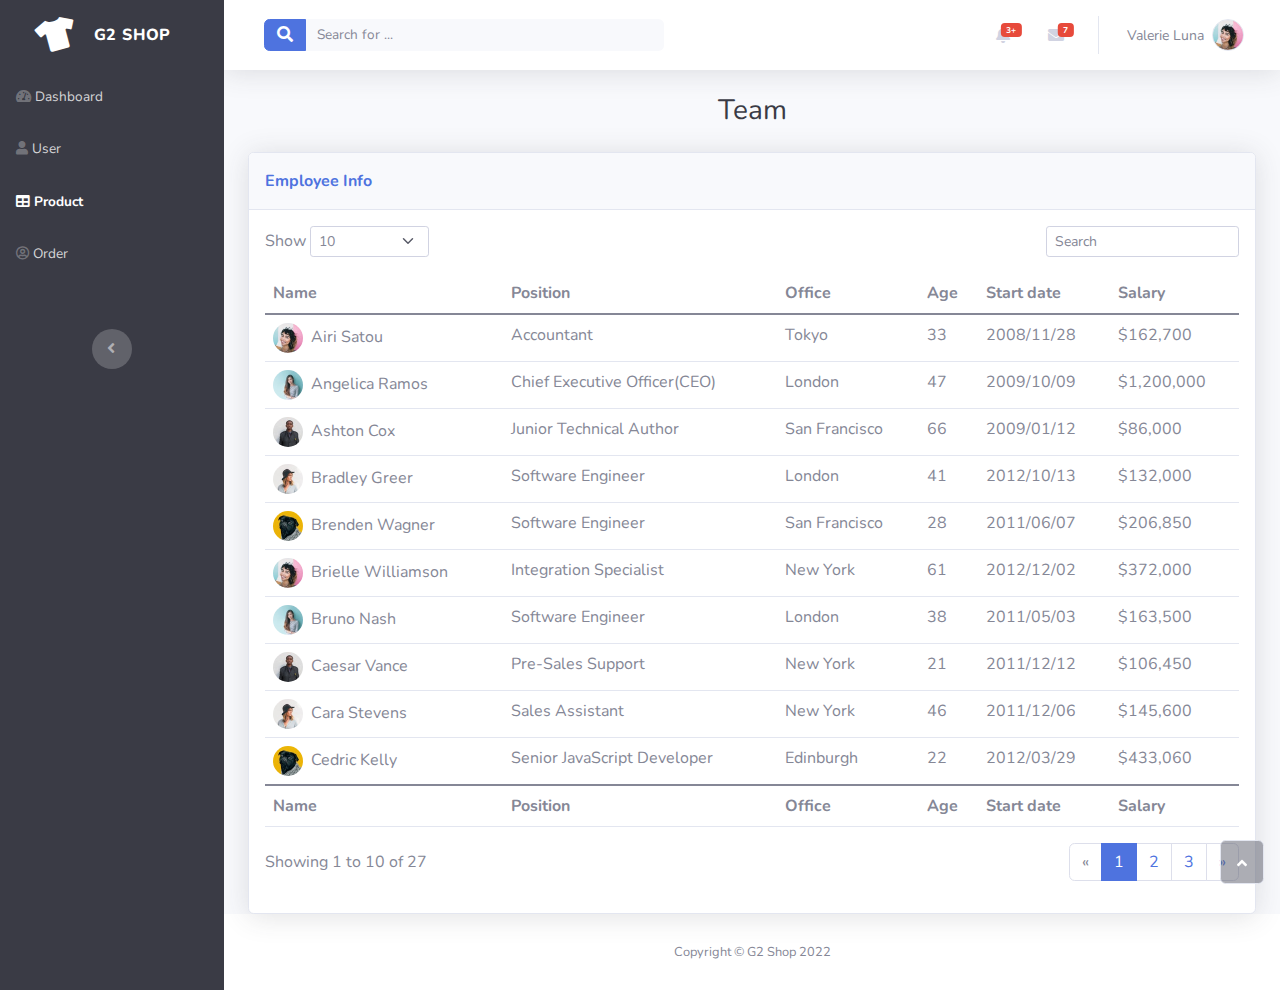
<file: Giàng a thành/table.html>
<!DOCTYPE html>
<html>

<head>
    <meta charset="utf-8">
    <meta name="viewport" content="width=device-width, initial-scale=1.0, shrink-to-fit=no">
    <title>Table - G2 Shop</title>
    <link rel="stylesheet" href="assets/bootstrap/css/bootstrap.min.css">
    <link rel="stylesheet" href="https://fonts.googleapis.com/css?family=Nunito:200,200i,300,300i,400,400i,600,600i,700,700i,800,800i,900,900i">
    <link rel="stylesheet" href="assets/fonts/fontawesome-all.min.css">
    <link rel="stylesheet" href="assets/fonts/font-awesome.min.css">
    <link rel="stylesheet" href="assets/fonts/fontawesome5-overrides.min.css">
    <link rel="stylesheet" href="assets/css/Contact-Form-Clean.css">
    <link rel="stylesheet" href="assets/css/untitled.css">
</head>

<body id="page-top">
    <div id="wrapper">
        <nav class="navbar navbar-dark align-items-start sidebar sidebar-dark accordion bg-gradient-primary p-0" style="background: var(--bs-gray-900);">
            <div class="container-fluid d-flex flex-column p-0"><a class="navbar-brand d-flex justify-content-center align-items-center sidebar-brand m-0" href="#">
                    <div class="sidebar-brand-icon rotate-n-15"><i class="fas fa-tshirt"></i></div>
                    <div class="sidebar-brand-text mx-3"><span>G2 Shop</span></div>
                </a>
                <hr class="sidebar-divider my-0">
                <ul class="navbar-nav text-light" id="accordionSidebar">
                    <li class="nav-item"><a class="nav-link" href="index.html"><i class="fas fa-tachometer-alt"></i><span>Dashboard</span></a></li>
                    <li class="nav-item"><a class="nav-link" href="profile.html"><i class="fas fa-user"></i><span>User</span></a></li>
                    <li class="nav-item"><a class="nav-link active" href="table.html"><i class="fas fa-table"></i><span>Product</span></a></li>
                    <li class="nav-item"><a class="nav-link" href="blank-1.html"><i class="far fa-user-circle"></i><span>Order</span></a></li>
                    <li class="nav-item"><a class="nav-link" href="register.html"><span></span></a></li>
                </ul>
                <div class="text-center d-none d-md-inline"><button class="btn rounded-circle border-0" id="sidebarToggle" type="button"></button></div>
            </div>
        </nav>
        <div class="d-flex flex-column" id="content-wrapper">
            <div id="content">
                <nav class="navbar navbar-light navbar-expand bg-white shadow mb-4 topbar static-top">
                    <div class="container-fluid"><button class="btn btn-link d-md-none rounded-circle me-3" id="sidebarToggleTop-1" type="button"><i class="fas fa-bars"></i></button>
                        <form class="d-none d-sm-inline-block me-auto ms-md-3 my-2 my-md-0 mw-100 navbar-search">
                            <div class="input-group"><button class="btn btn-primary py-0" type="button"><i class="fas fa-search"></i></button><input class="bg-light form-control border-0 small" type="text" placeholder="Search for ..."></div>
                        </form>
                        <ul class="navbar-nav flex-nowrap ms-auto">
                            <li class="nav-item dropdown d-sm-none no-arrow"><a class="dropdown-toggle nav-link" aria-expanded="false" data-bs-toggle="dropdown" href="#"><i class="fas fa-search"></i></a>
                                <div class="dropdown-menu dropdown-menu-end p-3 animated--grow-in" aria-labelledby="searchDropdown">
                                    <form class="me-auto navbar-search w-100">
                                        <div class="input-group"><input class="bg-light form-control border-0 small" type="text" placeholder="Search for ...">
                                            <div class="input-group-append"><button class="btn btn-primary py-0" type="button"><i class="fas fa-search"></i></button></div>
                                        </div>
                                    </form>
                                </div>
                            </li>
                            <li class="nav-item dropdown no-arrow mx-1">
                                <div class="nav-item dropdown no-arrow"><a class="dropdown-toggle nav-link" aria-expanded="false" data-bs-toggle="dropdown" href="#"><span class="badge bg-danger badge-counter">3+</span><i class="fas fa-bell fa-fw"></i></a>
                                    <div class="dropdown-menu dropdown-menu-end dropdown-list animated--grow-in">
                                        <h6 class="dropdown-header">alerts center</h6><a class="dropdown-item d-flex align-items-center" href="#">
                                            <div class="me-3">
                                                <div class="bg-primary icon-circle"><i class="fas fa-file-alt text-white"></i></div>
                                            </div>
                                            <div><span class="small text-gray-500">December 12, 2019</span>
                                                <p>A new monthly report is ready to download!</p>
                                            </div>
                                        </a><a class="dropdown-item d-flex align-items-center" href="#">
                                            <div class="me-3">
                                                <div class="bg-success icon-circle"><i class="fas fa-donate text-white"></i></div>
                                            </div>
                                            <div><span class="small text-gray-500">December 7, 2019</span>
                                                <p>$290.29 has been deposited into your account!</p>
                                            </div>
                                        </a><a class="dropdown-item d-flex align-items-center" href="#">
                                            <div class="me-3">
                                                <div class="bg-warning icon-circle"><i class="fas fa-exclamation-triangle text-white"></i></div>
                                            </div>
                                            <div><span class="small text-gray-500">December 2, 2019</span>
                                                <p>Spending Alert: We've noticed unusually high spending for your account.</p>
                                            </div>
                                        </a><a class="dropdown-item text-center small text-gray-500" href="#">Show All Alerts</a>
                                    </div>
                                </div>
                            </li>
                            <li class="nav-item dropdown no-arrow mx-1">
                                <div class="nav-item dropdown no-arrow"><a class="dropdown-toggle nav-link" aria-expanded="false" data-bs-toggle="dropdown" href="#"><span class="badge bg-danger badge-counter">7</span><i class="fas fa-envelope fa-fw"></i></a>
                                    <div class="dropdown-menu dropdown-menu-end dropdown-list animated--grow-in">
                                        <h6 class="dropdown-header">alerts center</h6><a class="dropdown-item d-flex align-items-center" href="#">
                                            <div class="dropdown-list-image me-3"><img class="rounded-circle" src="assets/img/avatars/avatar4.jpeg">
                                                <div class="bg-success status-indicator"></div>
                                            </div>
                                            <div class="fw-bold">
                                                <div class="text-truncate"><span>Hi there! I am wondering if you can help me with a problem I've been having.</span></div>
                                                <p class="small text-gray-500 mb-0">Emily Fowler - 58m</p>
                                            </div>
                                        </a><a class="dropdown-item d-flex align-items-center" href="#">
                                            <div class="dropdown-list-image me-3"><img class="rounded-circle" src="assets/img/avatars/avatar2.jpeg">
                                                <div class="status-indicator"></div>
                                            </div>
                                            <div class="fw-bold">
                                                <div class="text-truncate"><span>I have the photos that you ordered last month!</span></div>
                                                <p class="small text-gray-500 mb-0">Jae Chun - 1d</p>
                                            </div>
                                        </a><a class="dropdown-item d-flex align-items-center" href="#">
                                            <div class="dropdown-list-image me-3"><img class="rounded-circle" src="assets/img/avatars/avatar3.jpeg">
                                                <div class="bg-warning status-indicator"></div>
                                            </div>
                                            <div class="fw-bold">
                                                <div class="text-truncate"><span>Last month's report looks great, I am very happy with the progress so far, keep up the good work!</span></div>
                                                <p class="small text-gray-500 mb-0">Morgan Alvarez - 2d</p>
                                            </div>
                                        </a><a class="dropdown-item d-flex align-items-center" href="#">
                                            <div class="dropdown-list-image me-3"><img class="rounded-circle" src="assets/img/avatars/avatar5.jpeg">
                                                <div class="bg-success status-indicator"></div>
                                            </div>
                                            <div class="fw-bold">
                                                <div class="text-truncate"><span>Am I a good boy? The reason I ask is because someone told me that people say this to all dogs, even if they aren't good...</span></div>
                                                <p class="small text-gray-500 mb-0">Chicken the Dog · 2w</p>
                                            </div>
                                        </a><a class="dropdown-item text-center small text-gray-500" href="#">Show All Alerts</a>
                                    </div>
                                </div>
                                <div class="shadow dropdown-list dropdown-menu dropdown-menu-end" aria-labelledby="alertsDropdown"></div>
                            </li>
                            <div class="d-none d-sm-block topbar-divider"></div>
                            <li class="nav-item dropdown no-arrow">
                                <div class="nav-item dropdown no-arrow"><a class="dropdown-toggle nav-link" aria-expanded="false" data-bs-toggle="dropdown" href="#"><span class="d-none d-lg-inline me-2 text-gray-600 small">Valerie Luna</span><img class="border rounded-circle img-profile" src="assets/img/avatars/avatar1.jpeg"></a>
                                    <div class="dropdown-menu shadow dropdown-menu-end animated--grow-in"><a class="dropdown-item" href="#"><i class="fas fa-user fa-sm fa-fw me-2 text-gray-400"></i>&nbsp;Profile</a><a class="dropdown-item" href="#"><i class="fas fa-cogs fa-sm fa-fw me-2 text-gray-400"></i>&nbsp;Settings</a><a class="dropdown-item" href="#"><i class="fas fa-list fa-sm fa-fw me-2 text-gray-400"></i>&nbsp;Activity log</a>
                                        <div class="dropdown-divider"></div><a class="dropdown-item" href="#"><i class="fas fa-sign-out-alt fa-sm fa-fw me-2 text-gray-400"></i>&nbsp;Logout</a>
                                    </div>
                                </div>
                            </li>
                        </ul>
                    </div>
                </nav>
                <div class="container-fluid">
                    <h3 class="text-dark mb-4">Team</h3>
                    <div class="card shadow">
                        <div class="card-header py-3">
                            <p class="text-primary m-0 fw-bold">Employee Info</p>
                        </div>
                        <div class="card-body">
                            <div class="row">
                                <div class="col-md-6 text-nowrap">
                                    <div id="dataTable_length" class="dataTables_length" aria-controls="dataTable"><label class="form-label">Show&nbsp;<select class="d-inline-block form-select form-select-sm">
                                                <option value="10" selected="">10</option>
                                                <option value="25">25</option>
                                                <option value="50">50</option>
                                                <option value="100">100</option>
                                            </select>&nbsp;</label></div>
                                </div>
                                <div class="col-md-6">
                                    <div class="text-md-end dataTables_filter" id="dataTable_filter"><label class="form-label"><input type="search" class="form-control form-control-sm" aria-controls="dataTable" placeholder="Search"></label></div>
                                </div>
                            </div>
                            <div class="table-responsive table mt-2" id="dataTable" role="grid" aria-describedby="dataTable_info">
                                <table class="table my-0" id="dataTable">
                                    <thead>
                                        <tr>
                                            <th>Name</th>
                                            <th>Position</th>
                                            <th>Office</th>
                                            <th>Age</th>
                                            <th>Start date</th>
                                            <th>Salary</th>
                                        </tr>
                                    </thead>
                                    <tbody>
                                        <tr>
                                            <td><img class="rounded-circle me-2" width="30" height="30" src="assets/img/avatars/avatar1.jpeg">Airi Satou</td>
                                            <td>Accountant</td>
                                            <td>Tokyo</td>
                                            <td>33</td>
                                            <td>2008/11/28</td>
                                            <td>$162,700</td>
                                        </tr>
                                        <tr>
                                            <td><img class="rounded-circle me-2" width="30" height="30" src="assets/img/avatars/avatar2.jpeg">Angelica Ramos</td>
                                            <td>Chief Executive Officer(CEO)</td>
                                            <td>London</td>
                                            <td>47</td>
                                            <td>2009/10/09<br></td>
                                            <td>$1,200,000</td>
                                        </tr>
                                        <tr>
                                            <td><img class="rounded-circle me-2" width="30" height="30" src="assets/img/avatars/avatar3.jpeg">Ashton Cox</td>
                                            <td>Junior Technical Author</td>
                                            <td>San Francisco</td>
                                            <td>66</td>
                                            <td>2009/01/12<br></td>
                                            <td>$86,000</td>
                                        </tr>
                                        <tr>
                                            <td><img class="rounded-circle me-2" width="30" height="30" src="assets/img/avatars/avatar4.jpeg">Bradley Greer</td>
                                            <td>Software Engineer</td>
                                            <td>London</td>
                                            <td>41</td>
                                            <td>2012/10/13<br></td>
                                            <td>$132,000</td>
                                        </tr>
                                        <tr>
                                            <td><img class="rounded-circle me-2" width="30" height="30" src="assets/img/avatars/avatar5.jpeg">Brenden Wagner</td>
                                            <td>Software Engineer</td>
                                            <td>San Francisco</td>
                                            <td>28</td>
                                            <td>2011/06/07<br></td>
                                            <td>$206,850</td>
                                        </tr>
                                        <tr>
                                            <td><img class="rounded-circle me-2" width="30" height="30" src="assets/img/avatars/avatar1.jpeg">Brielle Williamson</td>
                                            <td>Integration Specialist</td>
                                            <td>New York</td>
                                            <td>61</td>
                                            <td>2012/12/02<br></td>
                                            <td>$372,000</td>
                                        </tr>
                                        <tr>
                                            <td><img class="rounded-circle me-2" width="30" height="30" src="assets/img/avatars/avatar2.jpeg">Bruno Nash<br></td>
                                            <td>Software Engineer</td>
                                            <td>London</td>
                                            <td>38</td>
                                            <td>2011/05/03<br></td>
                                            <td>$163,500</td>
                                        </tr>
                                        <tr>
                                            <td><img class="rounded-circle me-2" width="30" height="30" src="assets/img/avatars/avatar3.jpeg">Caesar Vance</td>
                                            <td>Pre-Sales Support</td>
                                            <td>New York</td>
                                            <td>21</td>
                                            <td>2011/12/12<br></td>
                                            <td>$106,450</td>
                                        </tr>
                                        <tr>
                                            <td><img class="rounded-circle me-2" width="30" height="30" src="assets/img/avatars/avatar4.jpeg">Cara Stevens</td>
                                            <td>Sales Assistant</td>
                                            <td>New York</td>
                                            <td>46</td>
                                            <td>2011/12/06<br></td>
                                            <td>$145,600</td>
                                        </tr>
                                        <tr>
                                            <td><img class="rounded-circle me-2" width="30" height="30" src="assets/img/avatars/avatar5.jpeg">Cedric Kelly</td>
                                            <td>Senior JavaScript Developer</td>
                                            <td>Edinburgh</td>
                                            <td>22</td>
                                            <td>2012/03/29<br></td>
                                            <td>$433,060</td>
                                        </tr>
                                    </tbody>
                                    <tfoot>
                                        <tr>
                                            <td><strong>Name</strong></td>
                                            <td><strong>Position</strong></td>
                                            <td><strong>Office</strong></td>
                                            <td><strong>Age</strong></td>
                                            <td><strong>Start date</strong></td>
                                            <td><strong>Salary</strong></td>
                                        </tr>
                                    </tfoot>
                                </table>
                            </div>
                            <div class="row">
                                <div class="col-md-6 align-self-center">
                                    <p id="dataTable_info" class="dataTables_info" role="status" aria-live="polite">Showing 1 to 10 of 27</p>
                                </div>
                                <div class="col-md-6">
                                    <nav class="d-lg-flex justify-content-lg-end dataTables_paginate paging_simple_numbers">
                                        <ul class="pagination">
                                            <li class="page-item disabled"><a class="page-link" href="#" aria-label="Previous"><span aria-hidden="true">«</span></a></li>
                                            <li class="page-item active"><a class="page-link" href="#">1</a></li>
                                            <li class="page-item"><a class="page-link" href="#">2</a></li>
                                            <li class="page-item"><a class="page-link" href="#">3</a></li>
                                            <li class="page-item"><a class="page-link" href="#" aria-label="Next"><span aria-hidden="true">»</span></a></li>
                                        </ul>
                                    </nav>
                                </div>
                            </div>
                        </div>
                    </div>
                </div>
            </div>
            <footer class="bg-white sticky-footer">
                <div class="container my-auto">
                    <div class="text-center my-auto copyright"><span>Copyright © G2 Shop 2022</span></div>
                </div>
            </footer>
        </div><a class="border rounded d-inline scroll-to-top" href="#page-top"><i class="fas fa-angle-up"></i></a>
    </div>
    <script src="assets/bootstrap/js/bootstrap.min.js"></script>
    <script src="assets/js/bs-init.js"></script>
    <script src="assets/js/theme.js"></script>
</body>

</html>
</file>
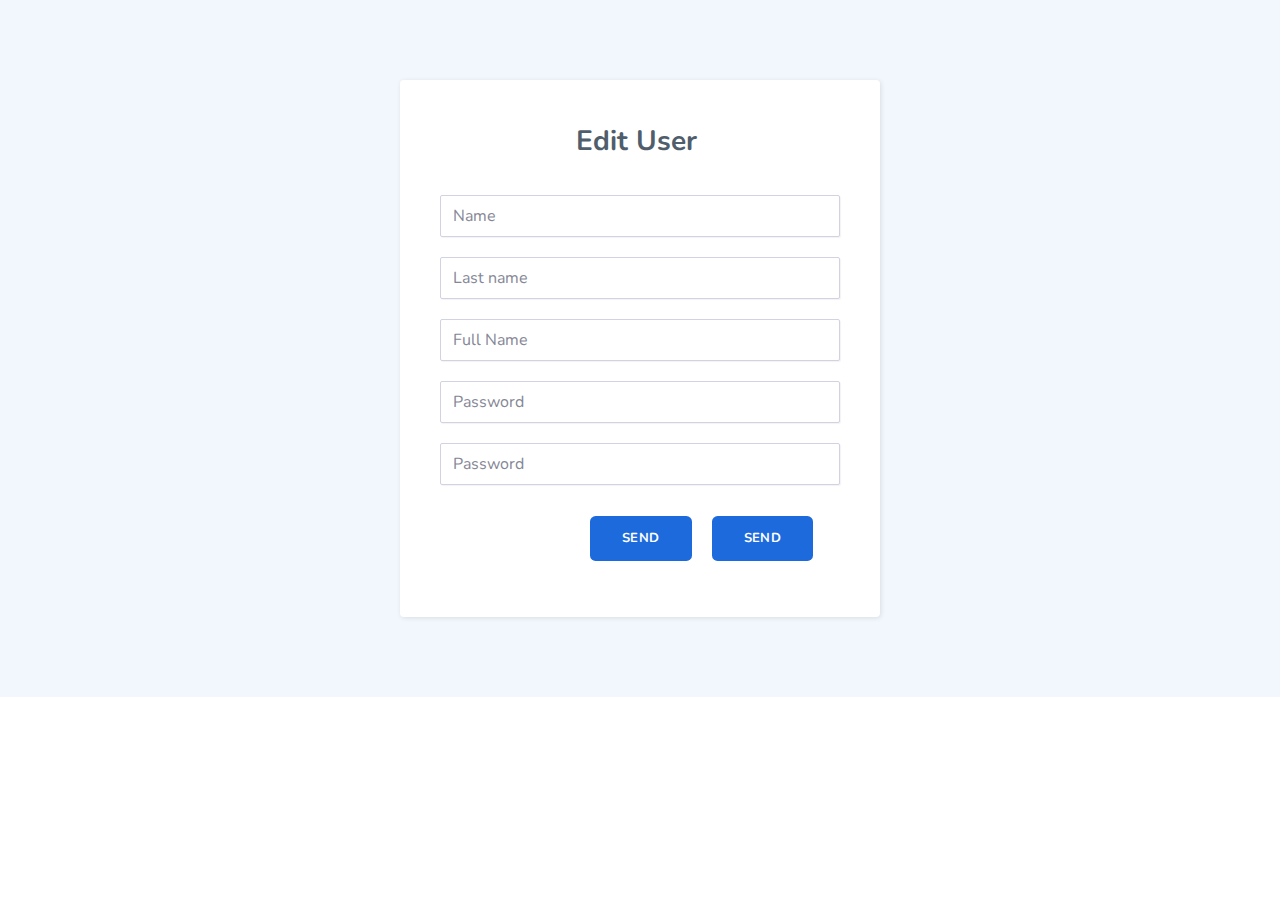
<file: Giàng a thành/untitled.html>
<!DOCTYPE html>
<html>

<head>
    <meta charset="utf-8">
    <meta name="viewport" content="width=device-width, initial-scale=1.0, shrink-to-fit=no">
    <title>G2 Shop</title>
    <link rel="stylesheet" href="assets/bootstrap/css/bootstrap.min.css">
    <link rel="stylesheet" href="https://fonts.googleapis.com/css?family=Nunito:200,200i,300,300i,400,400i,600,600i,700,700i,800,800i,900,900i">
    <link rel="stylesheet" href="assets/fonts/fontawesome-all.min.css">
    <link rel="stylesheet" href="assets/fonts/font-awesome.min.css">
    <link rel="stylesheet" href="assets/fonts/fontawesome5-overrides.min.css">
    <link rel="stylesheet" href="assets/css/Contact-Form-Clean.css">
    <link rel="stylesheet" href="assets/css/untitled.css">
</head>

<body>
    <section class="contact-clean">
        <form method="post">
            <h2 class="text-center">Edit User&nbsp;</h2>
            <div class="mb-3"><input class="form-control" type="text" name="name" placeholder="Name"><input class="form-control" type="text" name="Last name" placeholder="Last name" style="margin-top: 20px;"><input class="form-control" type="text" name="Full Name" placeholder="Full Name" style="margin-top: 20px;"><input class="form-control" type="text" name="name" placeholder="Password" style="margin-top: 20px;"><input class="form-control" type="text" name="name" placeholder="Password" style="margin-top: 20px;"></div>
            <div class="mb-3"></div>
            <div class="mb-3"></div>
            <div class="mb-3"><button class="btn btn-primary" type="submit" style="margin-left: 30px;margin-left: 150px;">send </button><button class="btn btn-primary" type="button" style="margin-left: 20px;position: absolute;">Send</button></div>
        </form>
    </section>
    <script src="assets/bootstrap/js/bootstrap.min.js"></script>
    <script src="assets/js/bs-init.js"></script>
    <script src="assets/js/theme.js"></script>
</body>

</html>
</file>
<file: Giàng a thành/assets/css/Contact-Form-Clean.css>
.contact-clean {
  background: #f1f7fc;
  padding: 80px 0;
}

@media (max-width:767px) {
  .contact-clean {
    padding: 20px 0;
  }
}

.contact-clean form {
  max-width: 480px;
  width: 90%;
  margin: 0 auto;
  background-color: #ffffff;
  padding: 40px;
  border-radius: 4px;
  color: #505e6c;
  box-shadow: 1px 1px 5px rgba(0,0,0,0.1);
}

@media (max-width:767px) {
  .contact-clean form {
    padding: 30px;
  }
}

.contact-clean h2 {
  margin-top: 5px;
  font-weight: bold;
  font-size: 28px;
  margin-bottom: 36px;
  color: inherit;
}

.contact-clean form .form-control {
  background: #fff;
  border-radius: 2px;
  box-shadow: 1px 1px 1px rgba(0,0,0,0.05);
  outline: none;
  color: inherit;
  padding-left: 12px;
  height: 42px;
}

.contact-clean form .form-control:focus {
  border: 1px solid #b2b2b2;
  padding: 20px initial;
}

.contact-clean form textarea.form-control {
  min-height: 100px;
  max-height: 260px;
  padding-top: 10px;
  resize: vertical;
}

.contact-clean form .btn {
  padding: 16px 32px;
  border: none;
  background: none;
  box-shadow: none;
  text-shadow: none;
  opacity: 0.9;
  text-transform: uppercase;
  font-weight: bold;
  font-size: 13px;
  letter-spacing: 0.4px;
  line-height: 1;
  outline: none !important;
}

.contact-clean form .btn:hover {
  opacity: 1;
}

.contact-clean form .btn:active {
  transform: translateY(1px);
}

.contact-clean form .btn-primary {
  background-color: #055ada !important;
  margin-top: 15px;
  color: #fff;
}
</file>
<file: Giàng a thành/assets/css/untitled.css>
div {
}

span {
}

span {
}

span {
}

span {
}

span {
}

span {
}

span {
}

div {
}

h3 {
  text-align: center;
}
</file>
<file: Giàng a thành/assets/fonts/fontawesome5-overrides.min.css>
.fab.fa-bitcoin:before{content:"\f379"}.far.fa-calendar:before,.fas.fa-calendar:before{content:"\f133"}.far.fa-clipboard:before,.fas.fa-clipboard:before{content:"\f328"}.fab.fa-facebook-f:before{content:"\f39e"}.fab.fa-google-plus:before{content:"\f2b3"}.fas.fa-hotel:before{content:"\f594"}.fab.fa-linkedin:before{content:"\f08c"}.fas.fa-reply:before{content:"\f3e5"}.fas.fa-thermometer:before{content:"\f491"}.fab.fa-vimeo:before{content:"\f40a"}.far.fa-window-close:before,.fas.fa-window-close:before{content:"\f410"}.fab.fa-youtube-square:before{content:"\f431"}
</file>
